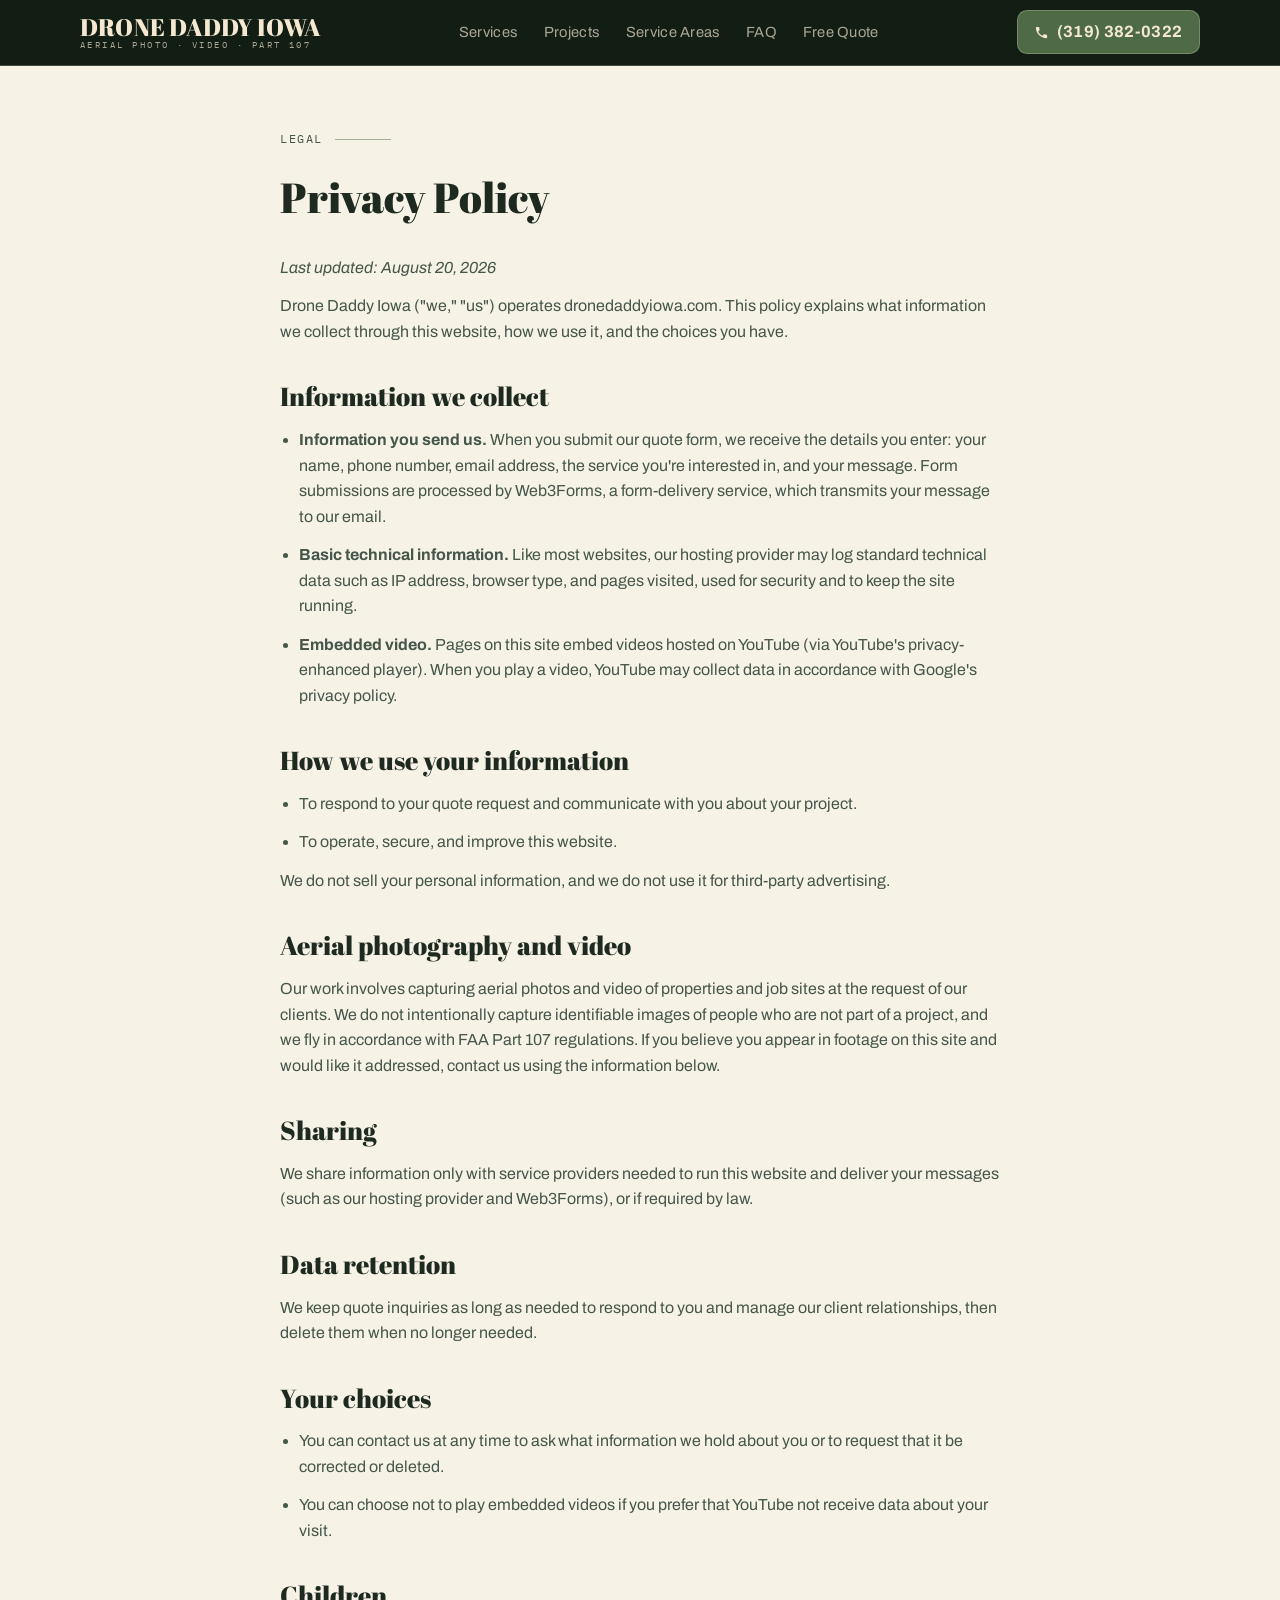
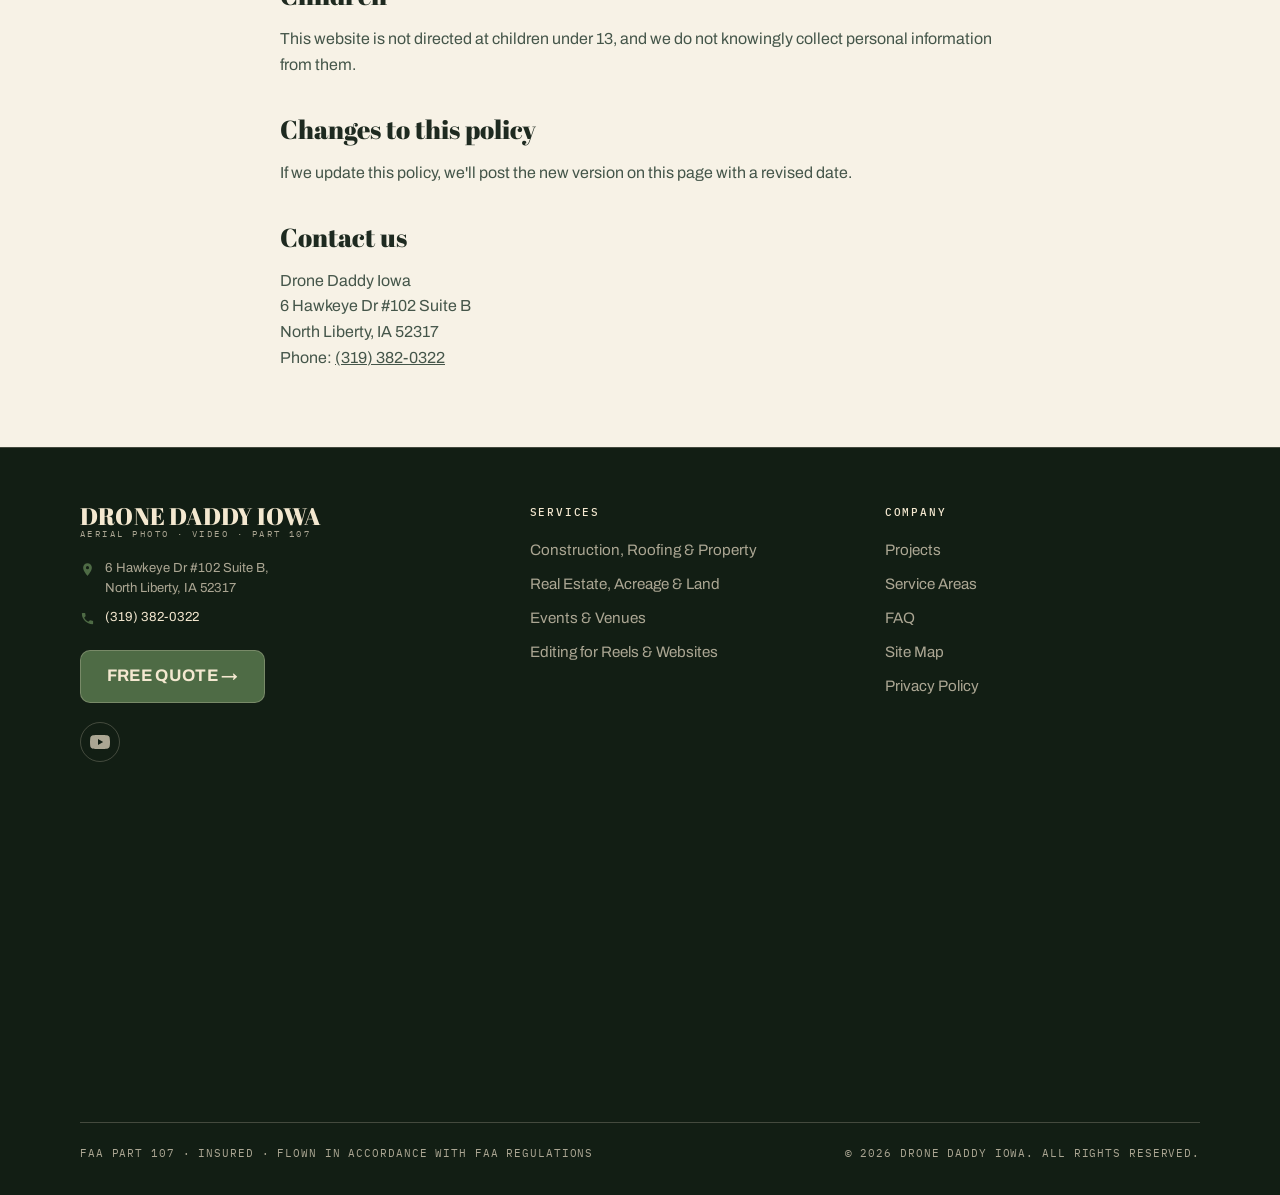
<file: privacy.html>
<!DOCTYPE html>
<html lang="en">
<head>
<meta charset="UTF-8">
<meta name="viewport" content="width=device-width, initial-scale=1.0">
<title>Privacy Policy | Drone Daddy Iowa</title>
<meta name="description" content="Privacy policy for Drone Daddy Iowa, an aerial drone photography and video business based in North Liberty, Iowa.">
<link rel="canonical" href="https://www.dronedaddyiowa.com/privacy.html">
<meta name="robots" content="noindex, follow">
<link rel="preconnect" href="https://fonts.googleapis.com">
<link rel="preconnect" href="https://fonts.gstatic.com" crossorigin>
<link href="https://fonts.googleapis.com/css2?family=Abril+Fatface&family=Archivo:wght@400;500;600;700&family=IBM+Plex+Mono:wght@400;500&display=swap" rel="stylesheet">
<link rel="stylesheet" href="styles.css">
</head>
<body>

<header class="site-header">
  <div class="header-inner">
    <a class="brand" href="index.html">Drone Daddy Iowa
      <small>Aerial Photo · Video · Part 107</small>
    </a>
    <nav class="main-nav" id="mainNav" aria-label="Main">
      <a href="index.html#services">Services</a>
      <a href="projects.html">Projects</a>
      <a href="service-areas.html">Service Areas</a>
      <a href="index.html#faq">FAQ</a>
      <a href="index.html#quote">Free Quote</a>
    </nav>
    <div style="display:flex; gap:.6rem; align-items:center;">
      <a class="call-btn" href="tel:+13193820322">
        <svg width="15" height="15" viewBox="0 0 24 24" fill="currentColor" aria-hidden="true"><path d="M6.62 10.79a15.05 15.05 0 0 0 6.59 6.59l2.2-2.2a1 1 0 0 1 1.02-.24 11.36 11.36 0 0 0 3.57.57 1 1 0 0 1 1 1V20a1 1 0 0 1-1 1A17 17 0 0 1 3 4a1 1 0 0 1 1-1h3.5a1 1 0 0 1 1 1 11.36 11.36 0 0 0 .57 3.57 1 1 0 0 1-.25 1.02z"/></svg>
        (319) 382-0322</a>
      <button class="nav-toggle" aria-expanded="false" aria-controls="mainNav" aria-label="Menu">☰</button>
    </div>
  </div>
</header>

<main class="legal">
  <p class="data-label">Legal</p>
  <h1>Privacy Policy</h1>
  <p><em>Last updated: August 20, 2026</em></p>

  <p>Drone Daddy Iowa ("we," "us") operates dronedaddyiowa.com. This policy explains what information we collect through this website, how we use it, and the choices you have.</p>

  <h2>Information we collect</h2>
  <ul>
    <li><strong>Information you send us.</strong> When you submit our quote form, we receive the details you enter: your name, phone number, email address, the service you're interested in, and your message. Form submissions are processed by Web3Forms, a form-delivery service, which transmits your message to our email.</li>
    <li><strong>Basic technical information.</strong> Like most websites, our hosting provider may log standard technical data such as IP address, browser type, and pages visited, used for security and to keep the site running.</li>
    <li><strong>Embedded video.</strong> Pages on this site embed videos hosted on YouTube (via YouTube's privacy-enhanced player). When you play a video, YouTube may collect data in accordance with Google's privacy policy.</li>
  </ul>

  <h2>How we use your information</h2>
  <ul>
    <li>To respond to your quote request and communicate with you about your project.</li>
    <li>To operate, secure, and improve this website.</li>
  </ul>
  <p>We do not sell your personal information, and we do not use it for third-party advertising.</p>

  <h2>Aerial photography and video</h2>
  <p>Our work involves capturing aerial photos and video of properties and job sites at the request of our clients. We do not intentionally capture identifiable images of people who are not part of a project, and we fly in accordance with FAA Part 107 regulations. If you believe you appear in footage on this site and would like it addressed, contact us using the information below.</p>

  <h2>Sharing</h2>
  <p>We share information only with service providers needed to run this website and deliver your messages (such as our hosting provider and Web3Forms), or if required by law.</p>

  <h2>Data retention</h2>
  <p>We keep quote inquiries as long as needed to respond to you and manage our client relationships, then delete them when no longer needed.</p>

  <h2>Your choices</h2>
  <ul>
    <li>You can contact us at any time to ask what information we hold about you or to request that it be corrected or deleted.</li>
    <li>You can choose not to play embedded videos if you prefer that YouTube not receive data about your visit.</li>
  </ul>

  <h2>Children</h2>
  <p>This website is not directed at children under 13, and we do not knowingly collect personal information from them.</p>

  <h2>Changes to this policy</h2>
  <p>If we update this policy, we'll post the new version on this page with a revised date.</p>

  <h2>Contact us</h2>
  <p>
    Drone Daddy Iowa<br>
    6 Hawkeye Dr #102 Suite B<br>
    North Liberty, IA 52317<br>
    Phone: <a href="tel:+13193820322">(319) 382-0322</a>
  </p>
</main>

<footer class="site-footer">
  <div class="wrap">
    <div class="footer-grid">

      <div class="footer-brand">
        <a class="brand" href="index.html">Drone Daddy Iowa
          <small>Aerial Photo · Video · Part 107</small>
        </a>
        <ul>
          <li>
            <svg width="15" height="15" viewBox="0 0 24 24" fill="currentColor" aria-hidden="true"><path d="M12 2a7 7 0 0 0-7 7c0 5.25 7 13 7 13s7-7.75 7-13a7 7 0 0 0-7-7zm0 9.5A2.5 2.5 0 1 1 12 6.5a2.5 2.5 0 0 1 0 5z"/></svg>
            <span>6 Hawkeye Dr #102 Suite B,<br>North Liberty, IA 52317</span>
          </li>
          <li>
            <svg width="15" height="15" viewBox="0 0 24 24" fill="currentColor" aria-hidden="true"><path d="M6.62 10.79a15.05 15.05 0 0 0 6.59 6.59l2.2-2.2a1 1 0 0 1 1.02-.24 11.36 11.36 0 0 0 3.57.57 1 1 0 0 1 1 1V20a1 1 0 0 1-1 1A17 17 0 0 1 3 4a1 1 0 0 1 1-1h3.5a1 1 0 0 1 1 1 11.36 11.36 0 0 0 .57 3.57 1 1 0 0 1-.25 1.02z"/></svg>
            <a href="tel:+13193820322">(319) 382-0322</a>
          </li>
        </ul>
        <a class="btn btn-solid" href="index.html#quote">Free Quote →</a>
        <div class="footer-social">
          <a href="https://www.youtube.com/@DroneDaddyIowa" target="_blank" rel="noopener" aria-label="Drone Daddy Iowa on YouTube">
            <svg width="20" height="20" viewBox="0 0 24 24" fill="currentColor" aria-hidden="true"><path d="M23.5 6.2a3 3 0 0 0-2.1-2.1C19.5 3.5 12 3.5 12 3.5s-7.5 0-9.4.6A3 3 0 0 0 .5 6.2 31.3 31.3 0 0 0 0 12a31.3 31.3 0 0 0 .5 5.8 3 3 0 0 0 2.1 2.1c1.9.6 9.4.6 9.4.6s7.5 0 9.4-.6a3 3 0 0 0 2.1-2.1A31.3 31.3 0 0 0 24 12a31.3 31.3 0 0 0-.5-5.8zM9.6 15.6V8.4L15.8 12z"/></svg>
          </a>
        </div>
      </div>

      <div class="footer-col">
        <h4>Services</h4>
        <ul>
          <li><a href="construction-roofing.html">Construction, Roofing &amp; Property</a></li>
          <li><a href="index.html#services">Real Estate, Acreage &amp; Land</a></li>
          <li><a href="index.html#services">Events &amp; Venues</a></li>
          <li><a href="index.html#services">Editing for Reels &amp; Websites</a></li>
        </ul>
      </div>

      <div class="footer-col">
        <h4>Company</h4>
        <ul>
          <li><a href="projects.html">Projects</a></li>
          <li><a href="service-areas.html">Service Areas</a></li>
          <li><a href="index.html#faq">FAQ</a></li>
          <li><a href="sitemap.html">Site Map</a></li>
          <li><a href="privacy.html">Privacy Policy</a></li>
        </ul>
      </div>

    </div>

    <div class="footer-map">
      <iframe src="https://www.google.com/maps/embed?pb=!1m18!1m12!1m3!1d95217.20818106993!2d-91.27400918359376!3d41.773623!2m3!1f0!2f0!3f0!3m2!1i1024!2i768!4f13.1!3m3!1m2!1s0x655fdebf37627e4b%3A0x46b1770f5ec7a1e3!2sDrone%20Daddy%20Iowa!5e0!3m2!1sen!2sus!4v1792525925637!5m2!1sen!2sus" title="Drone Daddy Iowa on Google Maps" width="600" height="450" style="border:0;" allowfullscreen="" loading="lazy" referrerpolicy="strict-origin-when-cross-origin"></iframe>
    </div>

    <div class="footer-bottom">
      <span>FAA PART 107 · INSURED · FLOWN IN ACCORDANCE WITH FAA REGULATIONS</span>
      <span>© <span id="year"></span> DRONE DADDY IOWA. ALL RIGHTS RESERVED.</span>
    </div>
  </div>
</footer>

<a class="mobile-call" href="tel:+13193820322">
  <svg width="18" height="18" viewBox="0 0 24 24" fill="currentColor" aria-hidden="true"><path d="M6.62 10.79a15.05 15.05 0 0 0 6.59 6.59l2.2-2.2a1 1 0 0 1 1.02-.24 11.36 11.36 0 0 0 3.57.57 1 1 0 0 1 1 1V20a1 1 0 0 1-1 1A17 17 0 0 1 3 4a1 1 0 0 1 1-1h3.5a1 1 0 0 1 1 1 11.36 11.36 0 0 0 .57 3.57 1 1 0 0 1-.25 1.02z"/></svg>
  Call (319) 382-0322</a>

<script>
document.getElementById('year').textContent = new Date().getFullYear();
var toggle = document.querySelector('.nav-toggle');
var nav = document.getElementById('mainNav');
toggle.addEventListener('click', function(){
  var open = nav.classList.toggle('open');
  toggle.setAttribute('aria-expanded', open);
});
</script>
</body>
</html>
</file>
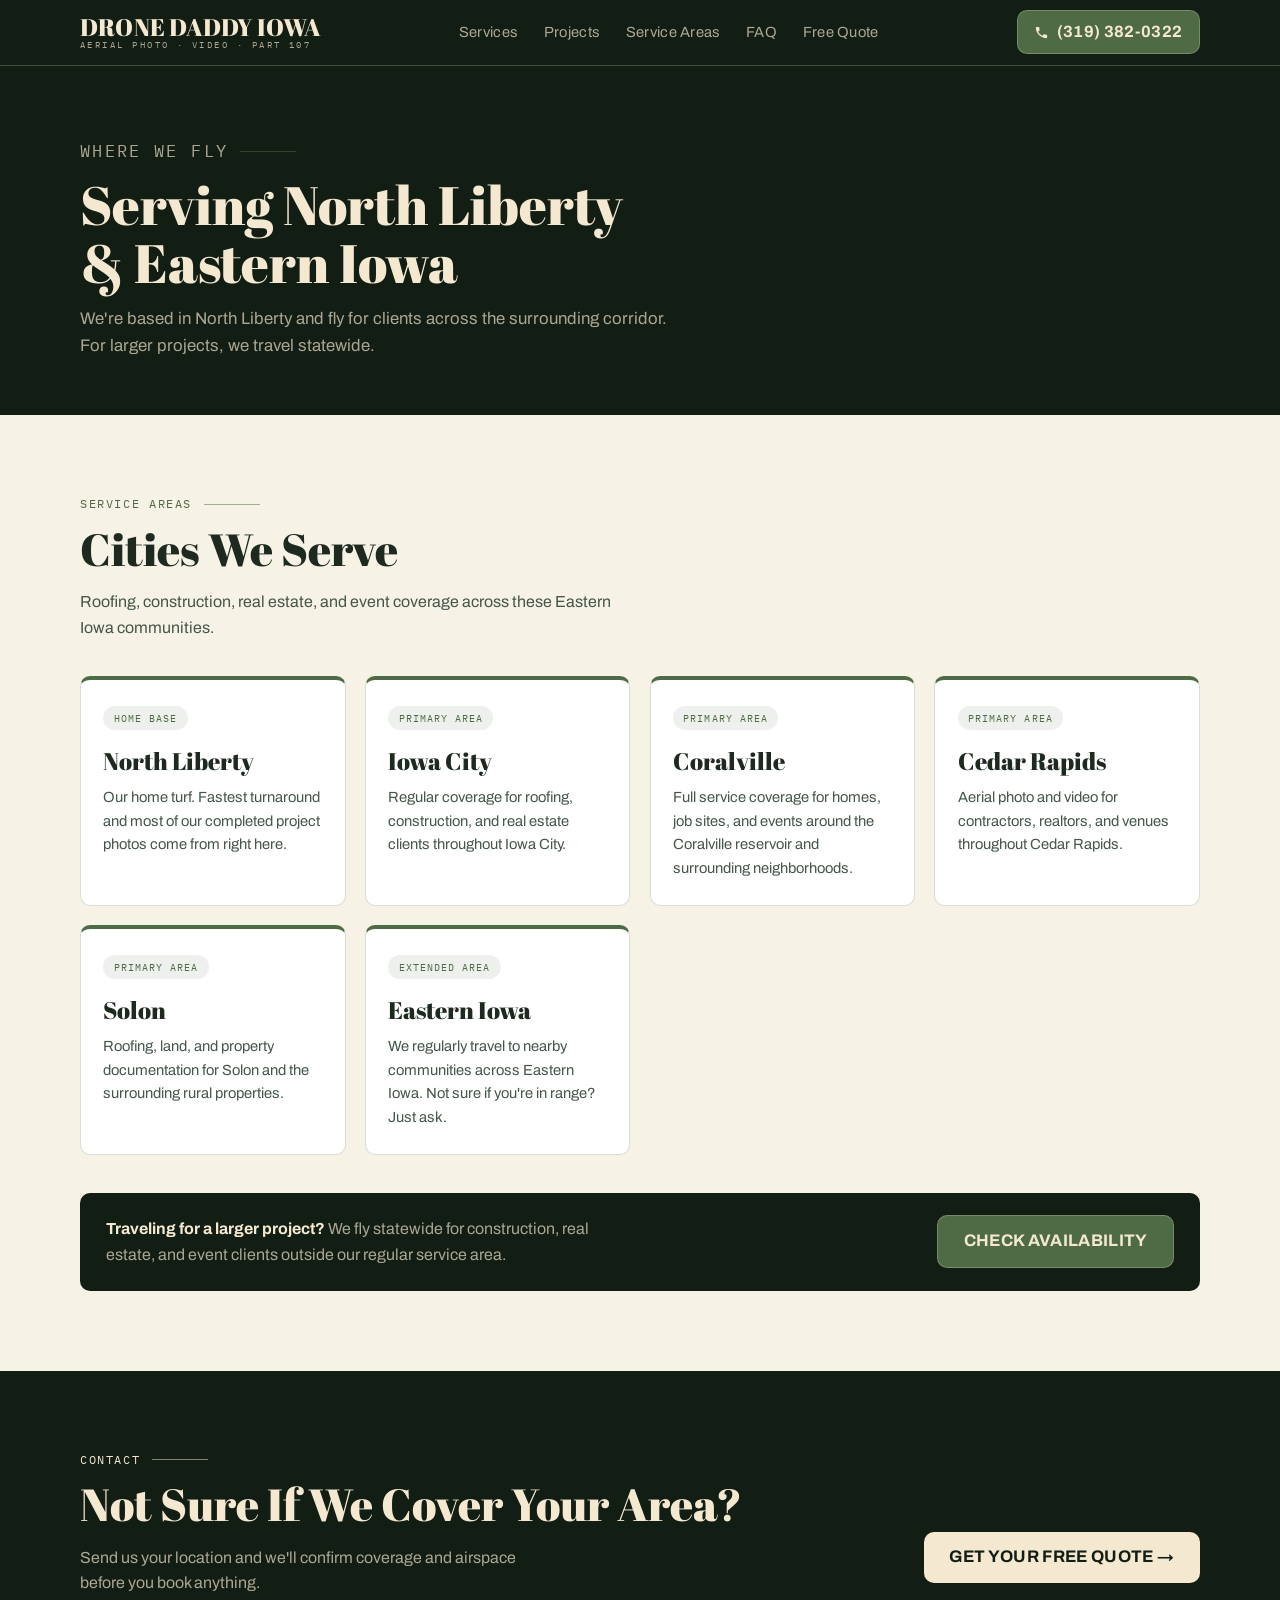
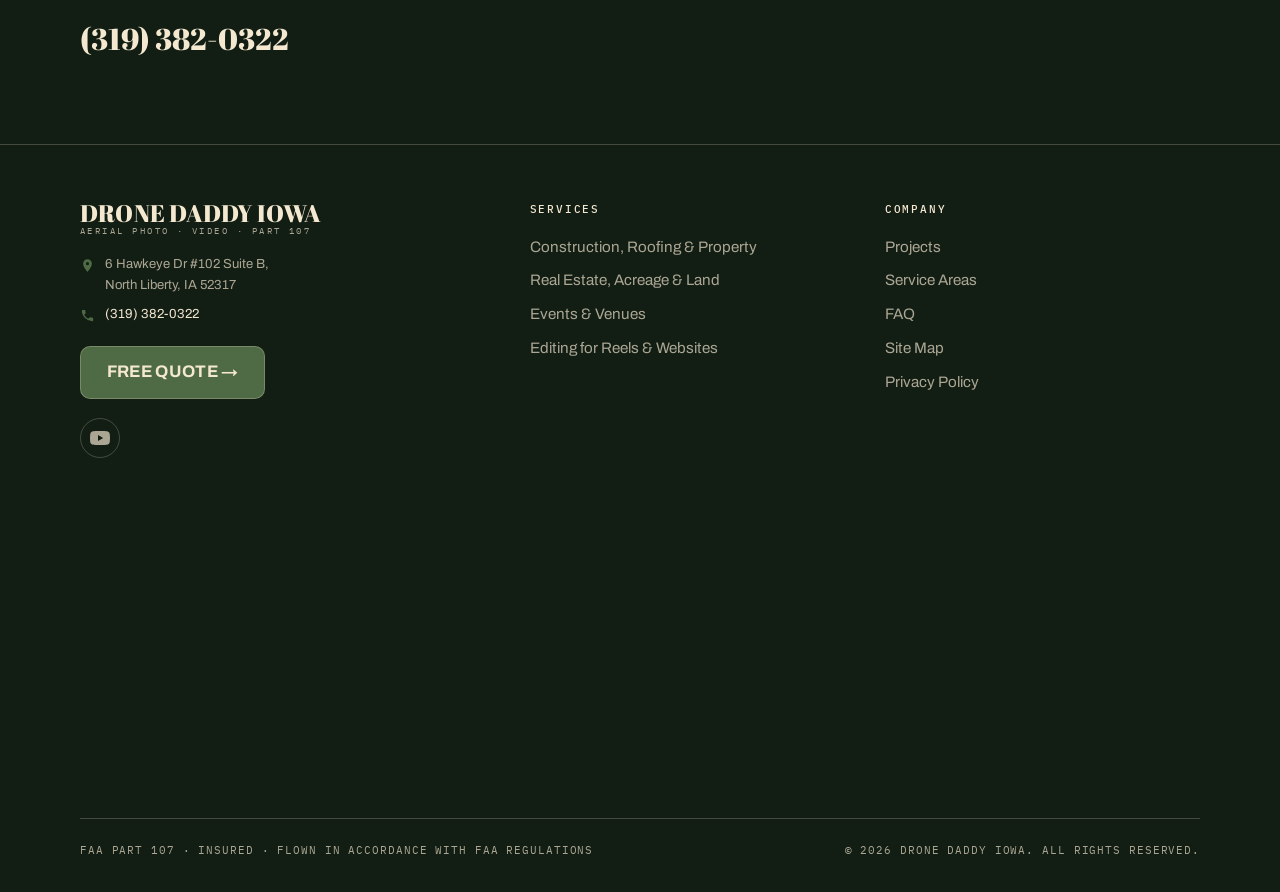
<file: service-areas.html>
<!DOCTYPE html>
<html lang="en">
<head>
<meta charset="UTF-8">
<meta name="viewport" content="width=device-width, initial-scale=1.0">
<title>Service Areas | Drone Daddy Iowa Aerial Photography</title>
<meta name="description" content="Drone Daddy Iowa is based in North Liberty and serves North Liberty, Iowa City, Coralville, Cedar Rapids, Solon, and Eastern Iowa. Free quotes: (319) 382-0322.">
<link rel="canonical" href="https://www.dronedaddyiowa.com/service-areas.html">

<link rel="preconnect" href="https://fonts.googleapis.com">
<link rel="preconnect" href="https://fonts.gstatic.com" crossorigin>
<link href="https://fonts.googleapis.com/css2?family=Abril+Fatface&family=Archivo:wght@400;500;600;700&family=IBM+Plex+Mono:wght@400;500&display=swap" rel="stylesheet">
<link rel="stylesheet" href="styles.css">
</head>
<body>

<header class="site-header">
  <div class="header-inner">
    <a class="brand" href="index.html">Drone Daddy Iowa
      <small>Aerial Photo · Video · Part 107</small>
    </a>
    <nav class="main-nav" id="mainNav" aria-label="Main">
      <a href="index.html#services">Services</a>
      <a href="projects.html">Projects</a>
      <a href="service-areas.html">Service Areas</a>
      <a href="index.html#faq">FAQ</a>
      <a href="index.html#quote">Free Quote</a>
    </nav>
    <div style="display:flex; gap:.6rem; align-items:center;">
      <a class="call-btn" href="tel:+13193820322">
        <svg width="15" height="15" viewBox="0 0 24 24" fill="currentColor" aria-hidden="true"><path d="M6.62 10.79a15.05 15.05 0 0 0 6.59 6.59l2.2-2.2a1 1 0 0 1 1.02-.24 11.36 11.36 0 0 0 3.57.57 1 1 0 0 1 1 1V20a1 1 0 0 1-1 1A17 17 0 0 1 3 4a1 1 0 0 1 1-1h3.5a1 1 0 0 1 1 1 11.36 11.36 0 0 0 .57 3.57 1 1 0 0 1-.25 1.02z"/></svg>
        (319) 382-0322</a>
      <button class="nav-toggle" aria-expanded="false" aria-controls="mainNav" aria-label="Menu">☰</button>
    </div>
  </div>
</header>

<main>

  <section class="page-hero">
    <div class="wrap">
      <p class="data-label">Where We Fly</p>
      <h1>Serving North Liberty &amp; Eastern Iowa</h1>
      <p>We're based in North Liberty and fly for clients across the surrounding corridor. For larger projects, we travel statewide.</p>
    </div>
  </section>

  <section class="section">
    <div class="wrap">
      <p class="data-label">Service Areas</p>
      <h2>Cities We Serve</h2>
      <p class="lede">Roofing, construction, real estate, and event coverage across these Eastern Iowa communities.</p>

      <div class="area-grid">
        <article class="area-card">
          <span class="tag">Home Base</span>
          <h3>North Liberty</h3>
          <p>Our home turf. Fastest turnaround and most of our completed project photos come from right here.</p>
        </article>
        <article class="area-card">
          <span class="tag">Primary Area</span>
          <h3>Iowa City</h3>
          <p>Regular coverage for roofing, construction, and real estate clients throughout Iowa City.</p>
        </article>
        <article class="area-card">
          <span class="tag">Primary Area</span>
          <h3>Coralville</h3>
          <p>Full service coverage for homes, job sites, and events around the Coralville reservoir and surrounding neighborhoods.</p>
        </article>
        <article class="area-card">
          <span class="tag">Primary Area</span>
          <h3>Cedar Rapids</h3>
          <p>Aerial photo and video for contractors, realtors, and venues throughout Cedar Rapids.</p>
        </article>
        <article class="area-card">
          <span class="tag">Primary Area</span>
          <h3>Solon</h3>
          <p>Roofing, land, and property documentation for Solon and the surrounding rural properties.</p>
        </article>
        <article class="area-card">
          <span class="tag">Extended Area</span>
          <h3>Eastern Iowa</h3>
          <p>We regularly travel to nearby communities across Eastern Iowa. Not sure if you're in range? Just ask.</p>
        </article>
      </div>

      <div class="editing-strip">
        <p><strong>Traveling for a larger project?</strong> We fly statewide for construction, real estate, and event clients outside our regular service area.</p>
        <a class="btn btn-solid" href="index.html#quote">Check Availability</a>
      </div>
    </div>
  </section>

  <section class="section section-dark on-dark" id="contact">
    <div class="wrap contact-band">
      <div>
        <p class="data-label">Contact</p>
        <h2>Not Sure If We Cover Your Area?</h2>
        <p>Send us your location and we'll confirm coverage and airspace before you book anything.</p>
        <p class="phone-line"><a href="tel:+13193820322">(319) 382-0322</a></p>
      </div>
      <a class="btn btn-light" href="index.html#quote">Get Your Free Quote →</a>
    </div>
  </section>

</main>

<footer class="site-footer">
  <div class="wrap">
    <div class="footer-grid">

      <div class="footer-brand">
        <a class="brand" href="index.html">Drone Daddy Iowa
          <small>Aerial Photo · Video · Part 107</small>
        </a>
        <ul>
          <li>
            <svg width="15" height="15" viewBox="0 0 24 24" fill="currentColor" aria-hidden="true"><path d="M12 2a7 7 0 0 0-7 7c0 5.25 7 13 7 13s7-7.75 7-13a7 7 0 0 0-7-7zm0 9.5A2.5 2.5 0 1 1 12 6.5a2.5 2.5 0 0 1 0 5z"/></svg>
            <span>6 Hawkeye Dr #102 Suite B,<br>North Liberty, IA 52317</span>
          </li>
          <li>
            <svg width="15" height="15" viewBox="0 0 24 24" fill="currentColor" aria-hidden="true"><path d="M6.62 10.79a15.05 15.05 0 0 0 6.59 6.59l2.2-2.2a1 1 0 0 1 1.02-.24 11.36 11.36 0 0 0 3.57.57 1 1 0 0 1 1 1V20a1 1 0 0 1-1 1A17 17 0 0 1 3 4a1 1 0 0 1 1-1h3.5a1 1 0 0 1 1 1 11.36 11.36 0 0 0 .57 3.57 1 1 0 0 1-.25 1.02z"/></svg>
            <a href="tel:+13193820322">(319) 382-0322</a>
          </li>
        </ul>
        <a class="btn btn-solid" href="index.html#quote">Free Quote →</a>
        <div class="footer-social">
          <a href="https://www.youtube.com/@DroneDaddyIowa" target="_blank" rel="noopener" aria-label="Drone Daddy Iowa on YouTube">
            <svg width="20" height="20" viewBox="0 0 24 24" fill="currentColor" aria-hidden="true"><path d="M23.5 6.2a3 3 0 0 0-2.1-2.1C19.5 3.5 12 3.5 12 3.5s-7.5 0-9.4.6A3 3 0 0 0 .5 6.2 31.3 31.3 0 0 0 0 12a31.3 31.3 0 0 0 .5 5.8 3 3 0 0 0 2.1 2.1c1.9.6 9.4.6 9.4.6s7.5 0 9.4-.6a3 3 0 0 0 2.1-2.1A31.3 31.3 0 0 0 24 12a31.3 31.3 0 0 0-.5-5.8zM9.6 15.6V8.4L15.8 12z"/></svg>
          </a>
        </div>
      </div>

      <div class="footer-col">
        <h4>Services</h4>
        <ul>
          <li><a href="construction-roofing.html">Construction, Roofing &amp; Property</a></li>
          <li><a href="index.html#services">Real Estate, Acreage &amp; Land</a></li>
          <li><a href="index.html#services">Events &amp; Venues</a></li>
          <li><a href="index.html#services">Editing for Reels &amp; Websites</a></li>
        </ul>
      </div>

      <div class="footer-col">
        <h4>Company</h4>
        <ul>
          <li><a href="projects.html">Projects</a></li>
          <li><a href="service-areas.html">Service Areas</a></li>
          <li><a href="index.html#faq">FAQ</a></li>
          <li><a href="sitemap.html">Site Map</a></li>
          <li><a href="privacy.html">Privacy Policy</a></li>
        </ul>
      </div>

    </div>

    <div class="footer-map">
      <iframe src="https://www.google.com/maps/embed?pb=!1m18!1m12!1m3!1d95217.20818106993!2d-91.27400918359376!3d41.773623!2m3!1f0!2f0!3f0!3m2!1i1024!2i768!4f13.1!3m3!1m2!1s0x655fdebf37627e4b%3A0x46b1770f5ec7a1e3!2sDrone%20Daddy%20Iowa!5e0!3m2!1sen!2sus!4v1792525925637!5m2!1sen!2sus" title="Drone Daddy Iowa on Google Maps" width="600" height="450" style="border:0;" allowfullscreen="" loading="lazy" referrerpolicy="strict-origin-when-cross-origin"></iframe>
    </div>

    <div class="footer-bottom">
      <span>FAA PART 107 · INSURED · FLOWN IN ACCORDANCE WITH FAA REGULATIONS</span>
      <span>© <span id="year"></span> DRONE DADDY IOWA. ALL RIGHTS RESERVED.</span>
    </div>
  </div>
</footer>

<a class="mobile-call" href="tel:+13193820322">
  <svg width="18" height="18" viewBox="0 0 24 24" fill="currentColor" aria-hidden="true"><path d="M6.62 10.79a15.05 15.05 0 0 0 6.59 6.59l2.2-2.2a1 1 0 0 1 1.02-.24 11.36 11.36 0 0 0 3.57.57 1 1 0 0 1 1 1V20a1 1 0 0 1-1 1A17 17 0 0 1 3 4a1 1 0 0 1 1-1h3.5a1 1 0 0 1 1 1 11.36 11.36 0 0 0 .57 3.57 1 1 0 0 1-.25 1.02z"/></svg>
  Call (319) 382-0322</a>

<script>
document.getElementById('year').textContent = new Date().getFullYear();
var toggle = document.querySelector('.nav-toggle');
var nav = document.getElementById('mainNav');
toggle.addEventListener('click', function(){
  var open = nav.classList.toggle('open');
  toggle.setAttribute('aria-expanded', open);
});
nav.addEventListener('click', function(e){
  if (e.target.tagName === 'A'){ nav.classList.remove('open'); toggle.setAttribute('aria-expanded','false'); }
});
</script>
</body>
</html>
</file>
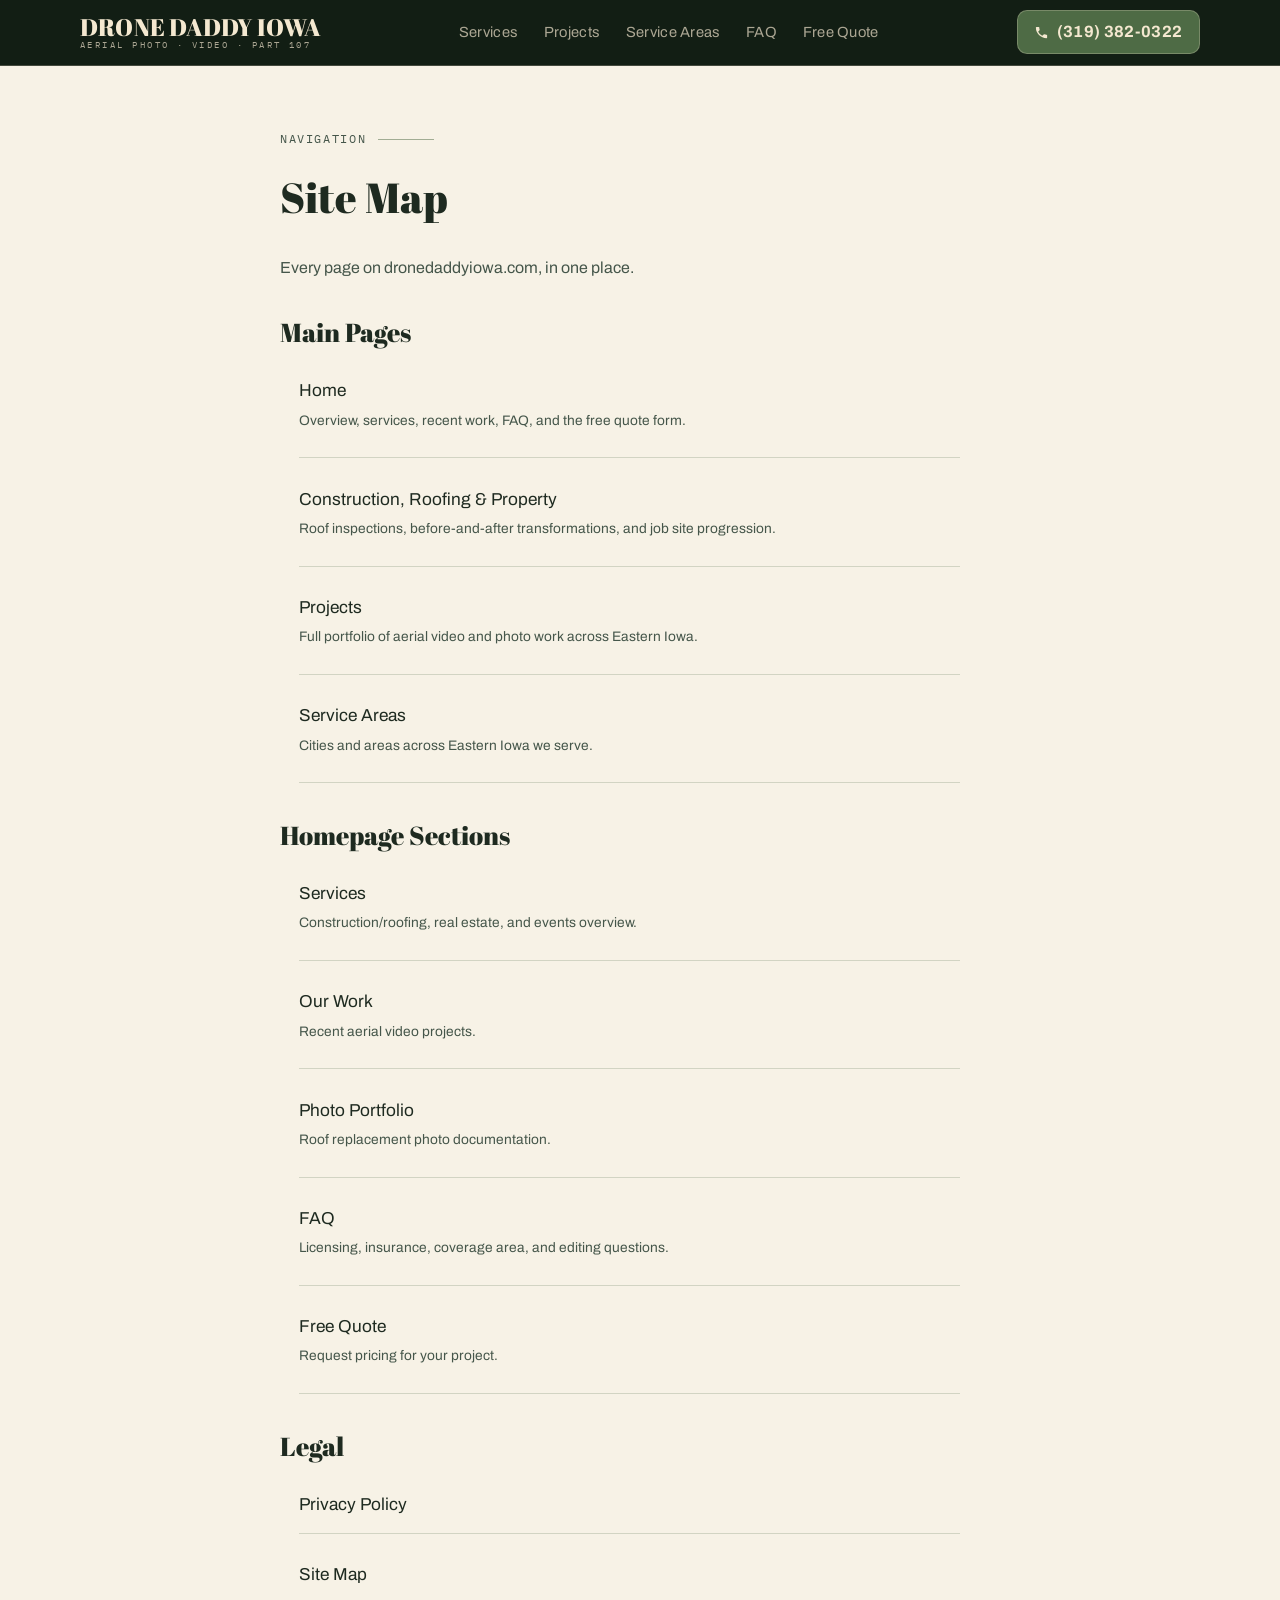
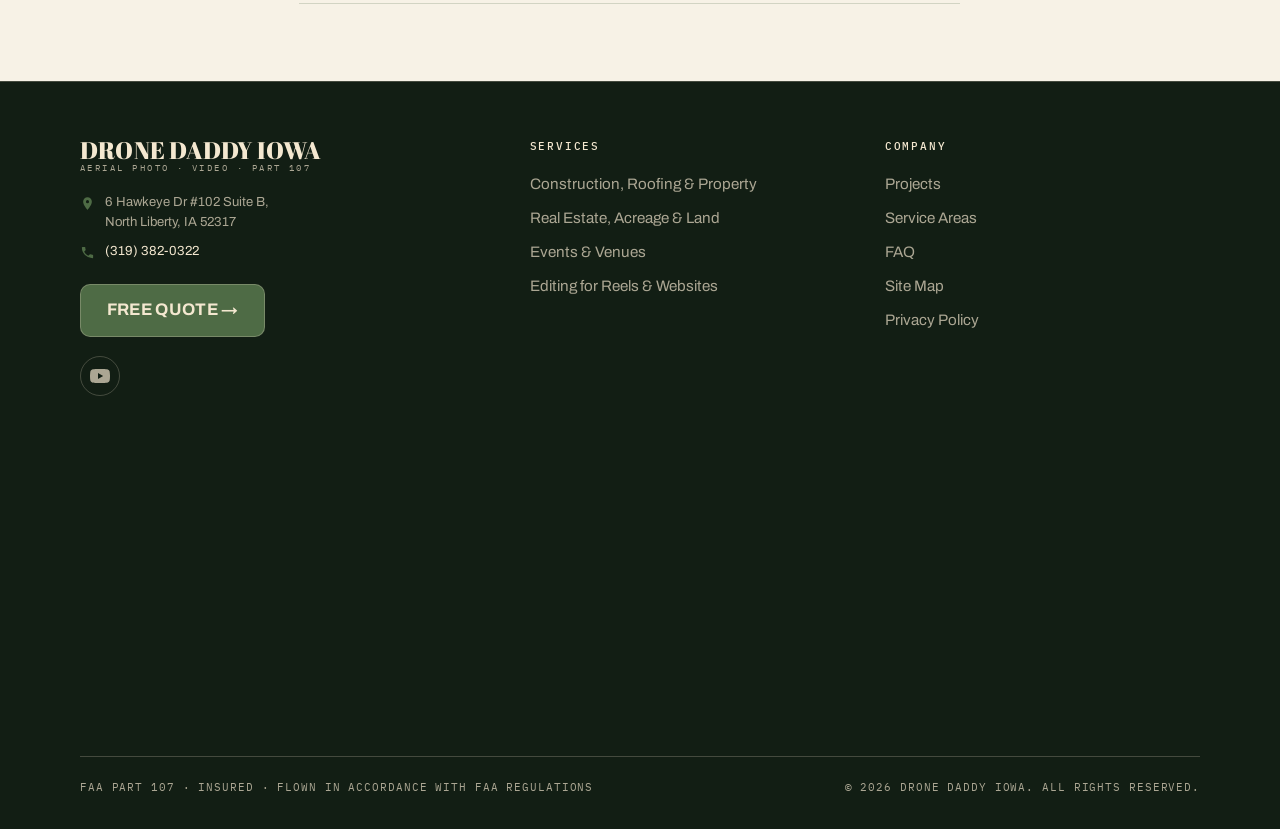
<file: sitemap.html>
<!DOCTYPE html>
<html lang="en">
<head>
<meta charset="UTF-8">
<meta name="viewport" content="width=device-width, initial-scale=1.0">
<title>Site Map | Drone Daddy Iowa</title>
<meta name="description" content="Full list of pages on the Drone Daddy Iowa website.">
<link rel="canonical" href="https://www.dronedaddyiowa.com/sitemap.html">

<link rel="preconnect" href="https://fonts.googleapis.com">
<link rel="preconnect" href="https://fonts.gstatic.com" crossorigin>
<link href="https://fonts.googleapis.com/css2?family=Abril+Fatface&family=Archivo:wght@400;500;600;700&family=IBM+Plex+Mono:wght@400;500&display=swap" rel="stylesheet">
<link rel="stylesheet" href="styles.css">
</head>
<body>

<header class="site-header">
  <div class="header-inner">
    <a class="brand" href="index.html">Drone Daddy Iowa
      <small>Aerial Photo · Video · Part 107</small>
    </a>
    <nav class="main-nav" id="mainNav" aria-label="Main">
      <a href="index.html#services">Services</a>
      <a href="projects.html">Projects</a>
      <a href="service-areas.html">Service Areas</a>
      <a href="index.html#faq">FAQ</a>
      <a href="index.html#quote">Free Quote</a>
    </nav>
    <div style="display:flex; gap:.6rem; align-items:center;">
      <a class="call-btn" href="tel:+13193820322">
        <svg width="15" height="15" viewBox="0 0 24 24" fill="currentColor" aria-hidden="true"><path d="M6.62 10.79a15.05 15.05 0 0 0 6.59 6.59l2.2-2.2a1 1 0 0 1 1.02-.24 11.36 11.36 0 0 0 3.57.57 1 1 0 0 1 1 1V20a1 1 0 0 1-1 1A17 17 0 0 1 3 4a1 1 0 0 1 1-1h3.5a1 1 0 0 1 1 1 11.36 11.36 0 0 0 .57 3.57 1 1 0 0 1-.25 1.02z"/></svg>
        (319) 382-0322</a>
      <button class="nav-toggle" aria-expanded="false" aria-controls="mainNav" aria-label="Menu">☰</button>
    </div>
  </div>
</header>

<main class="legal">
  <p class="data-label">Navigation</p>
  <h1>Site Map</h1>
  <p>Every page on dronedaddyiowa.com, in one place.</p>

  <div class="sitemap-list">
    <h2>Main Pages</h2>
    <ul>
      <li>
        <a href="index.html">Home</a>
        <p class="desc">Overview, services, recent work, FAQ, and the free quote form.</p>
      </li>
      <li>
        <a href="construction-roofing.html">Construction, Roofing &amp; Property</a>
        <p class="desc">Roof inspections, before-and-after transformations, and job site progression.</p>
      </li>
      <li>
        <a href="projects.html">Projects</a>
        <p class="desc">Full portfolio of aerial video and photo work across Eastern Iowa.</p>
      </li>
      <li>
        <a href="service-areas.html">Service Areas</a>
        <p class="desc">Cities and areas across Eastern Iowa we serve.</p>
      </li>
    </ul>

    <h2>Homepage Sections</h2>
    <ul>
      <li>
        <a href="index.html#services">Services</a>
        <p class="desc">Construction/roofing, real estate, and events overview.</p>
      </li>
      <li>
        <a href="index.html#work">Our Work</a>
        <p class="desc">Recent aerial video projects.</p>
      </li>
      <li>
        <a href="index.html#portfolio">Photo Portfolio</a>
        <p class="desc">Roof replacement photo documentation.</p>
      </li>
      <li>
        <a href="index.html#faq">FAQ</a>
        <p class="desc">Licensing, insurance, coverage area, and editing questions.</p>
      </li>
      <li>
        <a href="index.html#quote">Free Quote</a>
        <p class="desc">Request pricing for your project.</p>
      </li>
    </ul>

    <h2>Legal</h2>
    <ul>
      <li>
        <a href="privacy.html">Privacy Policy</a>
      </li>
      <li>
        <a href="sitemap.html">Site Map</a>
      </li>
    </ul>
  </div>
</main>

<footer class="site-footer">
  <div class="wrap">
    <div class="footer-grid">

      <div class="footer-brand">
        <a class="brand" href="index.html">Drone Daddy Iowa
          <small>Aerial Photo · Video · Part 107</small>
        </a>
        <ul>
          <li>
            <svg width="15" height="15" viewBox="0 0 24 24" fill="currentColor" aria-hidden="true"><path d="M12 2a7 7 0 0 0-7 7c0 5.25 7 13 7 13s7-7.75 7-13a7 7 0 0 0-7-7zm0 9.5A2.5 2.5 0 1 1 12 6.5a2.5 2.5 0 0 1 0 5z"/></svg>
            <span>6 Hawkeye Dr #102 Suite B,<br>North Liberty, IA 52317</span>
          </li>
          <li>
            <svg width="15" height="15" viewBox="0 0 24 24" fill="currentColor" aria-hidden="true"><path d="M6.62 10.79a15.05 15.05 0 0 0 6.59 6.59l2.2-2.2a1 1 0 0 1 1.02-.24 11.36 11.36 0 0 0 3.57.57 1 1 0 0 1 1 1V20a1 1 0 0 1-1 1A17 17 0 0 1 3 4a1 1 0 0 1 1-1h3.5a1 1 0 0 1 1 1 11.36 11.36 0 0 0 .57 3.57 1 1 0 0 1-.25 1.02z"/></svg>
            <a href="tel:+13193820322">(319) 382-0322</a>
          </li>
        </ul>
        <a class="btn btn-solid" href="index.html#quote">Free Quote →</a>
        <div class="footer-social">
          <a href="https://www.youtube.com/@DroneDaddyIowa" target="_blank" rel="noopener" aria-label="Drone Daddy Iowa on YouTube">
            <svg width="20" height="20" viewBox="0 0 24 24" fill="currentColor" aria-hidden="true"><path d="M23.5 6.2a3 3 0 0 0-2.1-2.1C19.5 3.5 12 3.5 12 3.5s-7.5 0-9.4.6A3 3 0 0 0 .5 6.2 31.3 31.3 0 0 0 0 12a31.3 31.3 0 0 0 .5 5.8 3 3 0 0 0 2.1 2.1c1.9.6 9.4.6 9.4.6s7.5 0 9.4-.6a3 3 0 0 0 2.1-2.1A31.3 31.3 0 0 0 24 12a31.3 31.3 0 0 0-.5-5.8zM9.6 15.6V8.4L15.8 12z"/></svg>
          </a>
        </div>
      </div>

      <div class="footer-col">
        <h4>Services</h4>
        <ul>
          <li><a href="construction-roofing.html">Construction, Roofing &amp; Property</a></li>
          <li><a href="index.html#services">Real Estate, Acreage &amp; Land</a></li>
          <li><a href="index.html#services">Events &amp; Venues</a></li>
          <li><a href="index.html#services">Editing for Reels &amp; Websites</a></li>
        </ul>
      </div>

      <div class="footer-col">
        <h4>Company</h4>
        <ul>
          <li><a href="projects.html">Projects</a></li>
          <li><a href="service-areas.html">Service Areas</a></li>
          <li><a href="index.html#faq">FAQ</a></li>
          <li><a href="sitemap.html">Site Map</a></li>
          <li><a href="privacy.html">Privacy Policy</a></li>
        </ul>
      </div>

    </div>

    <div class="footer-map">
      <iframe src="https://www.google.com/maps/embed?pb=!1m18!1m12!1m3!1d95217.20818106993!2d-91.27400918359376!3d41.773623!2m3!1f0!2f0!3f0!3m2!1i1024!2i768!4f13.1!3m3!1m2!1s0x655fdebf37627e4b%3A0x46b1770f5ec7a1e3!2sDrone%20Daddy%20Iowa!5e0!3m2!1sen!2sus!4v1792525925637!5m2!1sen!2sus" title="Drone Daddy Iowa on Google Maps" width="600" height="450" style="border:0;" allowfullscreen="" loading="lazy" referrerpolicy="strict-origin-when-cross-origin"></iframe>
    </div>

    <div class="footer-bottom">
      <span>FAA PART 107 · INSURED · FLOWN IN ACCORDANCE WITH FAA REGULATIONS</span>
      <span>© <span id="year"></span> DRONE DADDY IOWA. ALL RIGHTS RESERVED.</span>
    </div>
  </div>
</footer>

<a class="mobile-call" href="tel:+13193820322">
  <svg width="18" height="18" viewBox="0 0 24 24" fill="currentColor" aria-hidden="true"><path d="M6.62 10.79a15.05 15.05 0 0 0 6.59 6.59l2.2-2.2a1 1 0 0 1 1.02-.24 11.36 11.36 0 0 0 3.57.57 1 1 0 0 1 1 1V20a1 1 0 0 1-1 1A17 17 0 0 1 3 4a1 1 0 0 1 1-1h3.5a1 1 0 0 1 1 1 11.36 11.36 0 0 0 .57 3.57 1 1 0 0 1-.25 1.02z"/></svg>
  Call (319) 382-0322</a>

<script>
document.getElementById('year').textContent = new Date().getFullYear();
var toggle = document.querySelector('.nav-toggle');
var nav = document.getElementById('mainNav');
toggle.addEventListener('click', function(){
  var open = nav.classList.toggle('open');
  toggle.setAttribute('aria-expanded', open);
});
nav.addEventListener('click', function(e){
  if (e.target.tagName === 'A'){ nav.classList.remove('open'); toggle.setAttribute('aria-expanded','false'); }
});
</script>
</body>
</html>
</file>
<file: styles.css>
/* ============================================================
   Drone Daddy Iowa — dronedaddyiowa.com
   Brand: Forest Green #4E6B45 · Vanilla Silk #F4E8D0 · Scrim #121E14
   Type: Barlow Condensed (display) · Barlow (body) · IBM Plex Mono (data)
   ============================================================ */

:root{
  --green:      #4E6B45;
  --green-deep: #3A5234;
  --scrim:      #121E14;
  --cream:      #F4E8D0;
  --cream-dim:  rgba(244,232,208,.68);
  --cream-line: rgba(244,232,208,.22);
  --paper:      #F7F2E6;
  --ink:        #1E2A20;
  --ink-soft:   #45564A;
  --radius: 10px;
  --wrap: 1160px;
  --font-display: "Abril Fatface", Georgia, serif;
  --font-body: "Archivo", "Helvetica Neue", Arial, sans-serif;
  --font-mono: "IBM Plex Mono", "Courier New", monospace;
}

*{ margin:0; padding:0; box-sizing:border-box; }
html{ scroll-behavior:smooth; }
@media (prefers-reduced-motion: reduce){
  html{ scroll-behavior:auto; }
  *, *::before, *::after{ animation:none !important; transition:none !important; }
}

body{
  font-family:var(--font-body);
  color:var(--ink);
  background:var(--paper);
  line-height:1.6;
  -webkit-font-smoothing:antialiased;
}

img{ max-width:100%; display:block; }
a{ color:inherit; }
svg{ display:block; }

.wrap{ max-width:var(--wrap); margin:0 auto; padding:0 20px; }

/* ---------- mono data labels ---------- */
.data-label{
  font-family:var(--font-mono);
  font-size:.72rem;
  letter-spacing:.14em;
  text-transform:uppercase;
  color:var(--green);
  display:flex;
  align-items:center;
  gap:.75rem;
}
.data-label::after{
  content:"";
  height:1px; flex:0 0 56px;
  background:var(--green);
  opacity:.5;
}
.data-label.center{ justify-content:center; }
.data-label.center::before{
  content:""; height:1px; flex:0 0 56px;
  background:var(--green); opacity:.5;
}
.on-dark .data-label{ color:var(--cream); }
.on-dark .data-label::after,
.on-dark .data-label.center::before{ background:var(--cream); }

/* ---------- header ---------- */
.site-header{
  position:sticky; top:0; z-index:100;
  background:var(--scrim);
  border-bottom:1px solid var(--cream-line);
}
.header-inner{
  display:flex; align-items:center; justify-content:space-between;
  gap:1rem; padding:.65rem 20px;
  max-width:var(--wrap); margin:0 auto;
}
.brand{
  font-family:var(--font-display);
  font-weight:400; font-size:1.5rem; letter-spacing:.01em;
  text-transform:uppercase; color:var(--cream);
  text-decoration:none; line-height:1.05;
  display:flex; flex-direction:column;
}
.brand small{
  font-family:var(--font-mono);
  font-size:.55rem; letter-spacing:.28em; font-weight:400;
  color:var(--cream-dim);
}
.main-nav{ display:flex; gap:1.6rem; }
.main-nav a{
  color:var(--cream-dim); text-decoration:none;
  font-size:.92rem; letter-spacing:.02em;
}
.main-nav a:hover, .main-nav a:focus-visible{ color:var(--cream); }
.call-btn{
  display:inline-flex; align-items:center; gap:.45rem;
  background:var(--green); color:var(--cream);
  text-decoration:none;
  font-family:var(--font-body); font-weight:700;
  font-size:1.02rem; letter-spacing:.02em;
  padding:.5rem 1.05rem; border-radius:var(--radius);
  white-space:nowrap;
  border:1px solid rgba(244,232,208,.25);
}
.call-btn:hover, .call-btn:focus-visible{ background:var(--green-deep); }
.nav-toggle{ display:none; }

@media (max-width: 820px){
  .brand{ font-size:1.05rem; max-width:110px; }
  .brand small{ display:none; }
  .header-inner{ padding:.6rem 14px; gap:.6rem; }
  .main-nav{
    display:none;
    position:absolute; top:100%; left:0; right:0;
    background:var(--scrim);
    flex-direction:column; gap:0;
    border-bottom:1px solid var(--cream-line);
  }
  .main-nav.open{ display:flex; }
  .main-nav a{ padding:.9rem 20px; border-top:1px solid var(--cream-line); }
  .nav-toggle{
    display:inline-flex; align-items:center; justify-content:center;
    background:none; border:1px solid var(--cream-line);
    color:var(--cream); border-radius:8px;
    width:42px; height:38px; font-size:1.2rem; cursor:pointer;
  }
  .call-btn{ font-size:1rem; padding:.5rem .9rem; }
}

/* ---------- hero (split: content + form) ---------- */
.hero{
  position:relative;
  color:var(--cream);
  overflow:hidden;
  background:var(--scrim);
  isolation:isolate;
}
.hero-media{
  position:absolute; inset:0; z-index:-2;
  background:url("images/hero-poster.jpg") center/cover no-repeat;
}
.hero-media iframe{
  position:absolute; top:50%; left:50%;
  width:100vw; height:56.25vw;
  min-height:100%; min-width:177.78vh;
  transform:translate(-50%,-50%);
  pointer-events:none; border:0;
}
.hero::after{
  content:""; position:absolute; inset:0; z-index:-1;
  background:linear-gradient(100deg, rgba(18,30,20,.94) 0%, rgba(18,30,20,.78) 55%, rgba(18,30,20,.55) 100%);
}
.hero-grid{
  display:grid;
  grid-template-columns:1.15fr .85fr;
  gap:3rem;
  align-items:center;
  padding:4.5rem 0;
  min-height:82vh;
}
.hero h1{
  font-family:var(--font-display);
  font-weight:400; text-transform:none;
  font-size:clamp(2.4rem, 5.2vw, 4rem);
  line-height:1.04; letter-spacing:0;
  margin:.9rem 0 1.1rem;
}
.hero .sub{
  max-width:50ch; font-size:1.08rem; color:var(--cream-dim);
  margin-bottom:1.5rem;
}
.checklist{
  list-style:none;
  display:flex; flex-direction:column; gap:.7rem;
  margin-bottom:1.9rem;
  font-size:1.02rem; font-weight:500;
}
.checklist li{ display:flex; align-items:center; gap:.7rem; }
.checklist li::before{
  content:"✓";
  display:inline-flex; align-items:center; justify-content:center;
  flex-shrink:0;
  width:1.45rem; height:1.45rem;
  background:var(--green); color:var(--cream);
  border-radius:50%; font-size:.8rem;
}
.hero-ctas{ display:flex; flex-wrap:wrap; gap:.8rem; }
.btn{
  display:inline-flex; align-items:center; justify-content:center; gap:.5rem;
  text-decoration:none;
  font-family:var(--font-body); font-weight:700;
  font-size:1.05rem; letter-spacing:.02em; text-transform:uppercase;
  padding:.75rem 1.6rem; border-radius:var(--radius);
  border:0; cursor:pointer;
}
.btn-solid{ background:var(--green); color:var(--cream); border:1px solid rgba(244,232,208,.25); }
.btn-solid:hover, .btn-solid:focus-visible{ background:var(--green-deep); }
.btn-ghost{ border:1px solid var(--cream-line); color:var(--cream); background:transparent; }
.btn-ghost:hover, .btn-ghost:focus-visible{ border-color:var(--cream); }
.btn-light{
  background:var(--cream); color:var(--scrim);
}
.btn-light:hover, .btn-light:focus-visible{ background:#fff; }

/* form card in hero */
.form-card{
  background:var(--paper);
  color:var(--ink);
  border-radius:14px;
  padding:1.9rem 1.7rem 1.7rem;
  box-shadow:0 18px 50px rgba(0,0,0,.4);
  border-top:5px solid var(--green);
}
.form-card h2{
  font-family:var(--font-display); text-transform:none; font-weight:400;
  font-size:2.1rem; line-height:1.05; text-align:center;
  margin-bottom:.5rem;
}
.form-card .form-note{
  text-align:center; font-size:.92rem; color:var(--ink-soft);
  margin-bottom:1.1rem; max-width:34ch; margin-left:auto; margin-right:auto;
}
.form-card label{
  display:block;
  font-family:var(--font-mono); font-size:.68rem;
  letter-spacing:.12em; text-transform:uppercase;
  margin:.85rem 0 .3rem; color:var(--ink-soft);
}
.form-card input, .form-card select{
  width:100%;
  background:#fff;
  border:1px solid rgba(78,107,69,.35);
  border-radius:8px;
  color:var(--ink);
  padding:.7rem .8rem;
  font-family:var(--font-body); font-size:1rem;
}
.form-card input:focus, .form-card select:focus{
  outline:2px solid var(--green); outline-offset:1px;
}
.form-card button{ width:100%; margin-top:1.2rem; }
.form-status{
  margin-top:.9rem; font-family:var(--font-mono); font-size:.82rem;
  text-align:center; color:var(--green-deep);
}
.hidden{ display:none; }

@media (max-width: 920px){
  .hero-grid{ grid-template-columns:1fr; gap:2.4rem; padding:3rem 0; min-height:0; }
  .form-card{ max-width:540px; }
}

/* ---------- sections ---------- */
.section{ padding:5rem 0; }
.section-dark{ background:var(--scrim); color:var(--cream); }
.section h2{
  font-family:var(--font-display);
  font-weight:400; text-transform:none;
  font-size:clamp(1.9rem, 3.5vw, 2.9rem);
  line-height:1.08; letter-spacing:0;
  margin:.7rem 0 1rem;
}
.section .lede{ max-width:60ch; color:var(--ink-soft); margin-bottom:2.2rem; }
.section-dark .lede{ color:var(--cream-dim); }
.section-head-center{ text-align:center; margin-bottom:2.6rem; }
.section-head-center .lede{ margin-left:auto; margin-right:auto; }

/* ---------- services (photo cards) ---------- */
.service-grid{
  display:grid; gap:1.4rem;
  grid-template-columns:repeat(auto-fit, minmax(290px, 1fr));
}
.service-card{
  position:relative;
  border-radius:14px;
  overflow:visible;
}
.service-card .photo{
  position:relative;
  border-radius:14px;
  overflow:hidden;
}
.service-card .photo img{
  width:100%; aspect-ratio:4/3; object-fit:cover;
}
.service-card .icon-badge{
  position:absolute; top:14px; left:14px;
  width:52px; height:52px; border-radius:50%;
  background:var(--paper);
  display:flex; align-items:center; justify-content:center;
  color:var(--green);
  box-shadow:0 4px 14px rgba(0,0,0,.25);
}
.service-card .panel{
  background:#fff;
  border-radius:12px;
  margin:-3.2rem 1rem 0;
  position:relative;
  padding:1.4rem 1.3rem 1.3rem;
  box-shadow:0 10px 28px rgba(30,42,32,.14);
}
.service-card h3{
  font-family:var(--font-display); text-transform:none;
  font-size:1.65rem; font-weight:400; line-height:1.1;
  margin-bottom:.5rem;
}
.service-card p{ color:var(--ink-soft); font-size:.97rem; margin-bottom:1.1rem; }
.service-card .btn{ width:100%; font-size:1.02rem; padding:.65rem 1rem; }

/* editing strip */
.editing-strip{
  margin-top:2.4rem;
  background:var(--scrim); color:var(--cream);
  border-radius:var(--radius);
  padding:1.4rem 1.6rem;
  display:flex; flex-wrap:wrap; align-items:center; gap:1rem 2rem;
  justify-content:space-between;
}
.editing-strip p{ color:var(--cream-dim); max-width:58ch; }
.editing-strip strong{ color:var(--cream); }

/* ---------- video work ---------- */
.featured-video{ margin-bottom:1.4rem; }
.yt-facade{
  position:relative; width:100%; aspect-ratio:16/9;
  background:var(--scrim) center/cover no-repeat;
  border:0; border-radius:var(--radius);
  overflow:hidden; cursor:pointer; display:block; padding:0;
}
.yt-facade img{ width:100%; height:100%; object-fit:cover; opacity:.85; }
.yt-facade::after{
  content:"▶";
  position:absolute; top:50%; left:50%;
  transform:translate(-50%,-50%);
  width:64px; height:64px;
  background:rgba(18,30,20,.85);
  border:1px solid var(--cream-line);
  color:var(--cream); font-size:1.3rem;
  display:flex; align-items:center; justify-content:center;
  border-radius:50%;
  transition:background .15s ease;
}
.yt-facade:hover::after, .yt-facade:focus-visible::after{ background:var(--green); }
.yt-facade iframe{
  position:absolute; inset:0; width:100%; height:100%; border:0;
}
.video-grid{
  display:grid; gap:1.2rem;
  grid-template-columns:repeat(auto-fit, minmax(260px, 1fr));
}
.video-item figcaption{
  font-family:var(--font-mono);
  font-size:.72rem; letter-spacing:.1em; text-transform:uppercase;
  color:var(--cream-dim);
  margin-top:.55rem;
}

/* ---------- portfolio ---------- */
.photo-grid{
  display:grid; gap:.9rem;
  grid-template-columns:repeat(auto-fill, minmax(250px, 1fr));
}
.photo-grid img{
  width:100%; aspect-ratio:16/10; object-fit:cover;
  border-radius:var(--radius);
}

/* ---------- FAQ ---------- */
.faq-list{ max-width:820px; }
.faq-list details{
  border-bottom:1px solid rgba(78,107,69,.3);
}
.faq-list summary{
  cursor:pointer; list-style:none;
  display:flex; justify-content:space-between; align-items:center; gap:1rem;
  padding:1.1rem 0;
  font-family:var(--font-body); font-weight:700;
  font-size:1.2rem; text-transform:none; letter-spacing:0;
}
.faq-list summary::-webkit-details-marker{ display:none; }
.faq-list summary::after{
  content:"+";
  font-family:var(--font-mono); font-size:1.1rem;
  color:var(--green); flex-shrink:0;
}
.faq-list details[open] summary::after{ content:"–"; }
.faq-list details p{
  padding:0 0 1.2rem; max-width:65ch; color:var(--ink-soft);
}

/* ---------- contact band ---------- */
.contact-band{
  display:grid; grid-template-columns:1fr auto;
  gap:2rem; align-items:center;
}
@media (max-width: 760px){ .contact-band{ grid-template-columns:1fr; } }
.contact-band .nap{
  font-family:var(--font-mono); font-size:.9rem; line-height:1.9;
  font-style:normal; letter-spacing:.03em;
  border-left:2px solid var(--green);
  padding-left:1rem; margin-top:1.2rem;
  color:var(--cream-dim);
}
.contact-band .nap a{ color:var(--cream); text-decoration:none; }
.contact-band .nap a:hover{ text-decoration:underline; }
.contact-band p{ color:var(--cream-dim); max-width:52ch; }


.contact-band .phone-line{
  margin-top:1.2rem;
  font-family:var(--font-display);
  font-size:1.9rem;
}
.contact-band .phone-line a{
  color:var(--cream); text-decoration:none;
}
.contact-band .phone-line a:hover{ text-decoration:underline; }

/* ---------- footer ---------- */
.site-footer{
  background:var(--scrim); color:var(--cream-dim);
  border-top:1px solid var(--cream-line);
  padding:3.5rem 0 2rem;
  font-size:.95rem;
}
.footer-grid{
  display:grid;
  grid-template-columns:1.3fr 1fr 1fr;
  gap:2.5rem;
  margin-bottom:2.5rem;
}
@media (max-width: 820px){
  .footer-grid{ grid-template-columns:1fr; gap:2rem; }
}
.footer-brand .brand{ margin-bottom:1.2rem; }
.footer-brand ul{
  list-style:none; display:flex; flex-direction:column; gap:.55rem;
  margin-bottom:1.4rem;
}
.footer-brand li{ display:flex; gap:.6rem; align-items:flex-start; font-size:.82rem; line-height:1.55; }
.footer-brand li svg{ flex-shrink:0; margin-top:.25rem; color:var(--green); }
.footer-brand a{ color:var(--cream); text-decoration:none; }
.footer-brand a:hover{ text-decoration:underline; }
.footer-col h4{
  font-family:var(--font-mono); font-size:.7rem;
  letter-spacing:.16em; text-transform:uppercase;
  color:var(--cream); margin-bottom:1rem; font-weight:500;
}
.footer-col ul{ list-style:none; display:flex; flex-direction:column; gap:.6rem; }
.footer-col a{ color:var(--cream-dim); text-decoration:none; }
.footer-col a:hover{ color:var(--cream); }
.footer-social{
  display:flex; gap:.8rem; margin-top:1.2rem;
}
.footer-social a{
  display:inline-flex; align-items:center; justify-content:center;
  width:40px; height:40px; border-radius:50%;
  border:1px solid var(--cream-line); color:var(--cream-dim);
}
.footer-social a:hover, .footer-social a:focus-visible{
  color:var(--cream); border-color:var(--cream);
}
.footer-bottom{
  border-top:1px solid var(--cream-line);
  padding-top:1.4rem;
  display:flex; flex-wrap:wrap; justify-content:space-between; gap:.8rem;
  font-family:var(--font-mono); font-size:.7rem; letter-spacing:.08em;
}

/* ---------- mobile sticky call bar ---------- */
.mobile-call{ display:none; }
@media (max-width: 820px){
  body{ padding-bottom:64px; }
  .mobile-call{
    display:flex; align-items:center; justify-content:center; gap:.6rem;
    position:fixed; left:0; right:0; bottom:0; z-index:110;
    background:var(--green); color:var(--cream);
    text-decoration:none;
    font-family:var(--font-body); font-weight:700;
    font-size:1.1rem; letter-spacing:.02em; text-transform:uppercase;
    padding:1rem;
    border-top:1px solid rgba(244,232,208,.3);
  }
}

/* ---------- subpage hero (no video, simple banner) ---------- */
.page-hero{
  background:var(--scrim); color:var(--cream);
  padding:4.5rem 0 3.5rem;
}
.page-hero h1{
  font-family:var(--font-display); font-weight:400;
  font-size:clamp(2.2rem, 4.6vw, 3.4rem);
  line-height:1.06; margin:.7rem 0 .9rem; max-width:16ch;
}
.page-hero p{ max-width:60ch; color:var(--cream-dim); font-size:1.05rem; }

/* ---------- feature list (construction/roofing page) ---------- */
.feature-list{
  list-style:none;
  display:grid; gap:1.1rem;
  grid-template-columns:repeat(auto-fit, minmax(260px, 1fr));
  margin:2rem 0;
}
.feature-list li{
  background:#fff;
  border-left:4px solid var(--green);
  border-radius:0 10px 10px 0;
  padding:1.2rem 1.4rem;
}
.feature-list h3{
  font-family:var(--font-display); font-weight:400;
  font-size:1.3rem; margin-bottom:.4rem;
}
.feature-list p{ color:var(--ink-soft); font-size:.94rem; }

/* ---------- service areas ---------- */
.area-grid{
  display:grid; gap:1.2rem;
  grid-template-columns:repeat(auto-fit, minmax(240px, 1fr));
  margin-top:2rem;
}
.area-card{
  background:#fff;
  border:1px solid rgba(78,107,69,.22);
  border-top:4px solid var(--green);
  border-radius:10px;
  padding:1.5rem 1.4rem;
}
.area-card .tag{
  display:inline-block;
  font-family:var(--font-mono); font-size:.65rem;
  letter-spacing:.1em; text-transform:uppercase;
  color:var(--green); background:rgba(78,107,69,.1);
  padding:.25rem .65rem; border-radius:20px; margin-bottom:.7rem;
}
.area-card h3{
  font-family:var(--font-display); font-weight:400;
  font-size:1.5rem; margin-bottom:.4rem;
}
.area-card p{ color:var(--ink-soft); font-size:.92rem; }

/* ---------- site map page ---------- */
.sitemap-list{ max-width:680px; }
.sitemap-list h2{
  font-family:var(--font-display); font-weight:400;
  font-size:1.6rem; margin:2.2rem 0 .6rem;
}
.sitemap-list ul{ list-style:none; }
.sitemap-list li{ border-bottom:1px solid rgba(78,107,69,.22); }
.sitemap-list a{
  display:block; padding:.9rem 0;
  text-decoration:none; color:var(--ink); font-size:1.08rem;
}
.sitemap-list a:hover{ color:var(--green); }
.sitemap-list .desc{
  font-size:.86rem; color:var(--ink-soft);
  padding:0 0 .8rem; margin-top:-.6rem;
}

/* ---------- legal page ---------- */
.legal{ max-width:760px; margin:0 auto; padding:4rem 20px; }
.legal h1{
  font-family:var(--font-display); text-transform:none; font-weight:400;
  font-size:2.6rem; margin:1rem 0 1.5rem;
}
.legal h2{
  font-family:var(--font-display); text-transform:none; font-weight:400;
  font-size:1.6rem; margin:2rem 0 .6rem;
}
.legal p, .legal li{ color:var(--ink-soft); margin-bottom:.8rem; }
.legal ul{ padding-left:1.2rem; }

:focus-visible{ outline:2px solid var(--green); outline-offset:2px; }
.section-dark :focus-visible, .site-header :focus-visible, .site-footer :focus-visible{ outline-color:var(--cream); }

/* Vertical YouTube Shorts */
.short-grid{
  display:grid; gap:1.2rem;
  grid-template-columns:repeat(auto-fit, minmax(200px, 1fr));
  max-width:760px;
}
.yt-facade.yt-short{ aspect-ratio:9/16; }

/* Start / finished comparison photos */
.compare-grid{ display:grid; gap:1.2rem; }
.compare{ display:grid; grid-template-columns:1fr 1fr; gap:.6rem; }
.compare-item{ position:relative; margin:0; }
.compare-item img{ width:100%; height:100%; aspect-ratio:4/3; object-fit:cover; border-radius:var(--radius); display:block; }
.compare-item::after{
  content:attr(data-tag);
  position:absolute; left:.5rem; top:.5rem;
  background:rgba(18,30,20,.85); color:var(--cream, #f3efe4);
  font-family:var(--font-mono); font-size:.68rem; letter-spacing:.1em; text-transform:uppercase;
  padding:.25rem .5rem; border-radius:4px;
}

/* Footer Google Maps embed */
.footer-map{ margin-top:2.5rem; }
.footer-map iframe{ display:block; width:100%; height:320px; border:0; border-radius:var(--radius); }
</file>
